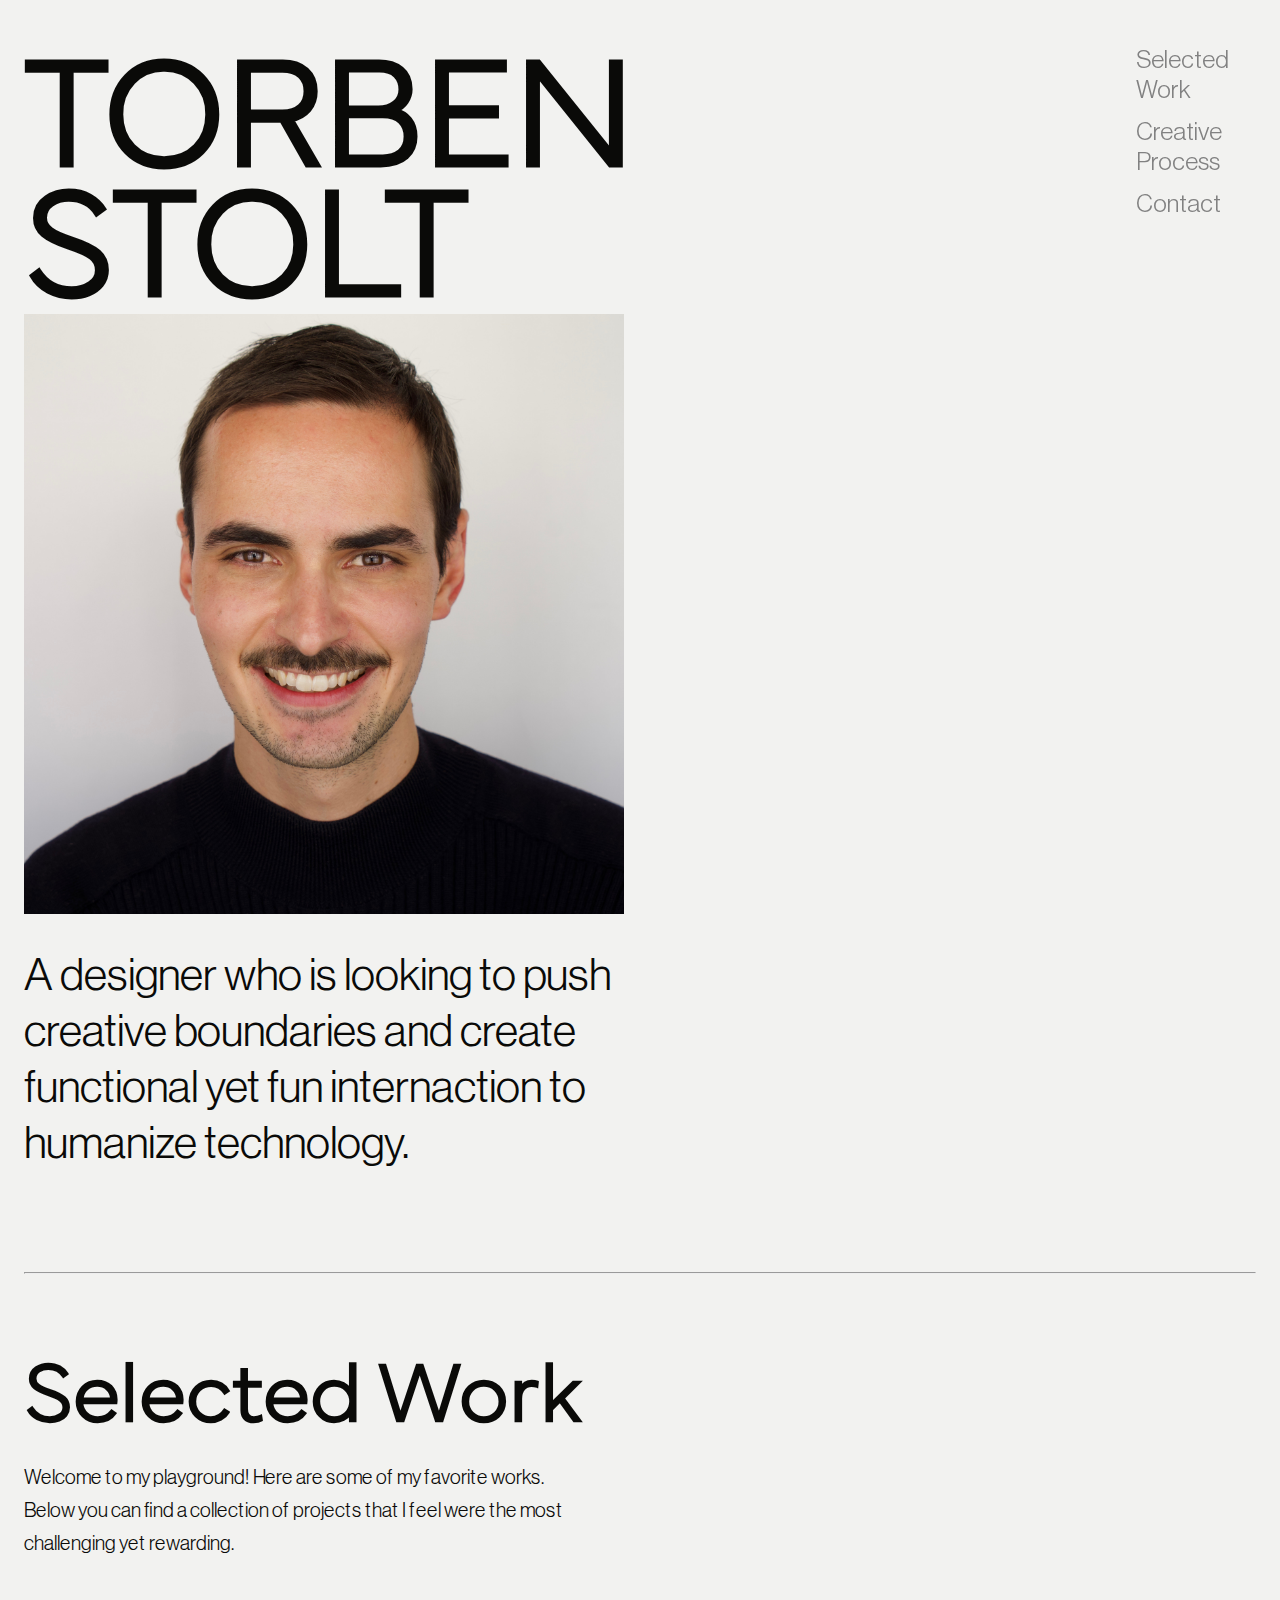
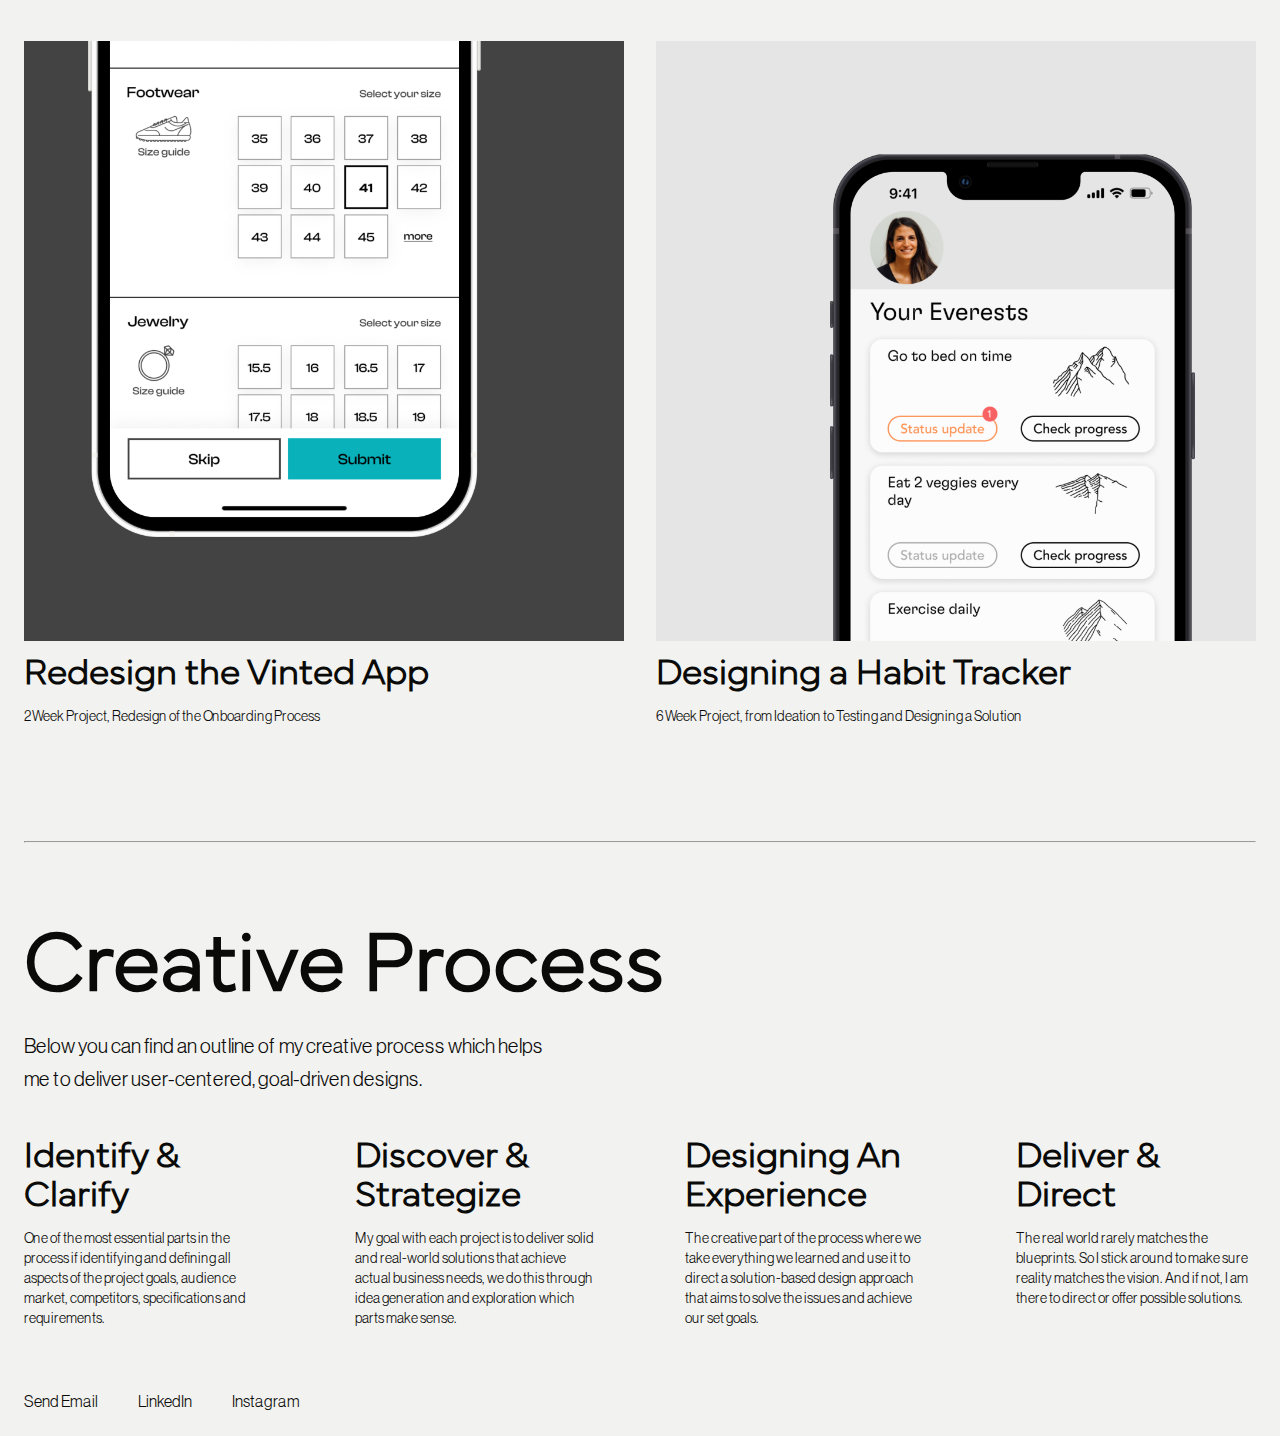
<file: index.html>
<!DOCTYPE html>
<html lang="en">
  <head>
    <meta charset="UTF-8" />
    <meta http-equiv="X-UA-Compatible" content="IE=edge" />
    <meta name="viewport" content="width=device-width, initial-scale=1.0" />
    <title>Torben Stolt Portfolio</title>
    <link rel="stylesheet" href="styles.css">
  </head>
  <body>
    <header id="header">
      <na class="navbar">
        <a href="#my-works">Selected Work</a>
        <a href="#creative-process">Creative Process</a>
        <a href="#contact">Contact</a>
      </nav>
    </header>
    <section id="my-background">
      <h1 id="top-header">TORBEN</h1>
      <h1 id="bottom-header">STOLT</h1>
      <img id="profile-pic"
        src="images/portfolio-pic.jpeg"
        alt="Torben Stolt profile picture"
      />
      <p id="primary-description">
        A designer who is looking to push creative boundaries and create functional yet fun internaction to humanize technology.
      </p>
    </section>
    <section id="my-works">
      <hr id="solid1">
      <div>
        <h2 class="secondary-title">Selected Work</h2>
        <p class="secondary-description">
          Welcome to my playground! Here are some of my favorite works. Below you can find a collection of projects that I feel
        were the most challenging yet rewarding.
        </p>
      </div>
      <ul class="card-container">
      <li id="section-left">
        <a href="project1.html">
        <img src="images/Project1.png" alt="Redesign Vinted App" id="pic-project1"/>
        </a>
        <h3>Redesign the Vinted App</h3>
        <p>2 Week Project, Redesign of the Onboarding Process</p>
      </li>
      <li id="section-right">
        <a href="project2.html">
        <img src="images/Project2.png" alt="Designing a Habit Tracker" id="pic-project2"/>
        </a>
        <h3>Designing a Habit Tracker</h3>
        <p>6 Week Project, from Ideation to Testing and Designing a Solution</p>
      </li>
    </ul>
    </section>
    <section id="creative-process">
      <hr id="solid2">
      <h2 class="secondary-title">Creative Process</h2>
      <p class="secondary-description">
        Below you can find an outline of my creative process which helps me to deliver
        user-centered, goal-driven designs.
      </p>
      <ul class="process-cards">
        <li class="process-card">
          <h3 class="header-creative-process">Identify & Clarify</h3>
          <p>
            One of the most essential parts in the process if identifying and defining all aspects
            of the project goals, audience market, competitors, specifications and requirements.
          </p>
        </li>
        <li class="process-card">
          <h3 class="header-creative-process">Discover & Strategize</h3>
          <p>
            My goal with each project is to deliver solid and real-world solutions that achieve
            actual business needs, we do this through idea generation and exploration which parts
            make sense.
          </p>
        </li>
        <li class="process-card">
          <h3 class="header-creative-process">Designing An Experience</h3>
          <p>
            The creative part of the process where we take everything we learned and use it to
            direct a solution-based design approach that aims to solve the issues and achieve our
            set goals.
          </p>
        </li>
        <li class="process-card">
          <h3 class="header-creative-process">Deliver & Direct</h3>
          <p>
            The real world rarely matches the blueprints. So I stick around to make sure reality matches the vision. And if not, I am there to direct or offer possible solutions.
          </p>
        </li>
      </ul>
    </section>
    <footer id="contact">
      <a href="mailto: torben.stolt@gmail.com">Send Email</sa>
      <a href="https://www.linkedin.com/in/torbenstolt/">LinkedIn</a>
      <a href="https://www.instagram.com/notorben/">Instagram</a>
    </footer>
  </body>
</html>
</file>
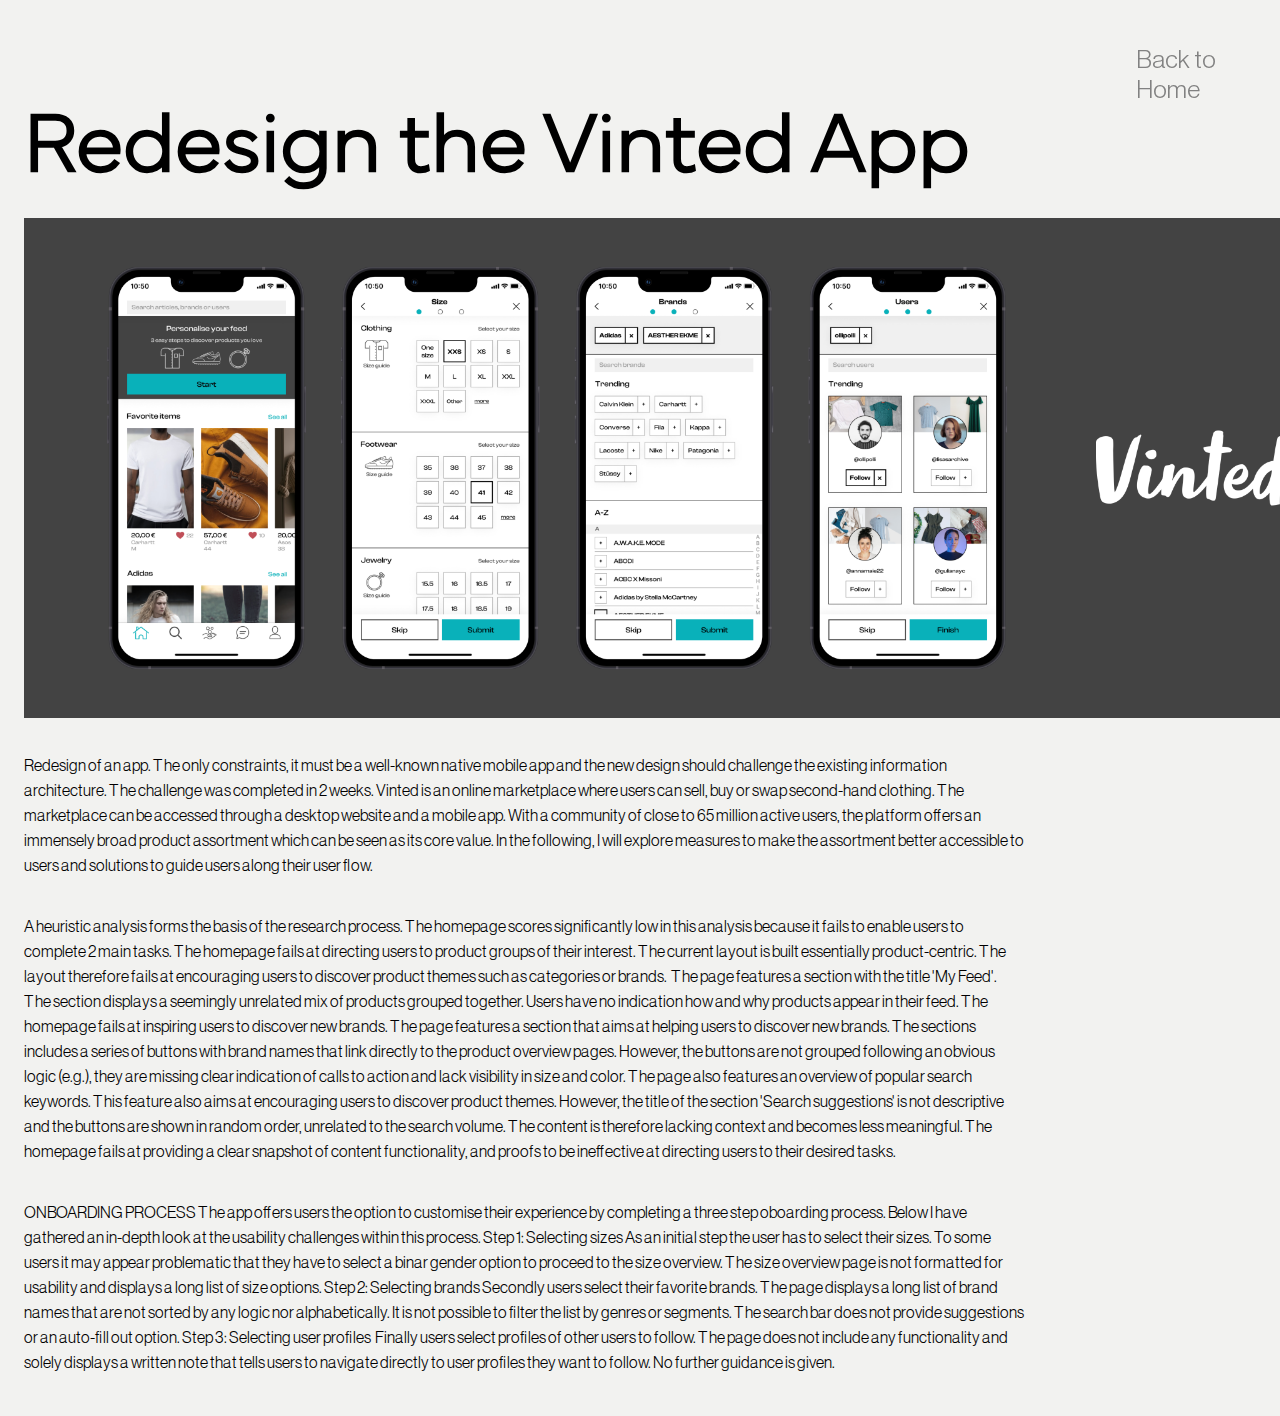
<file: project1.html>
<!DOCTYPE html>
<html lang="en">
<head>
    <meta charset="UTF-8">
    <meta http-equiv="X-UA-Compatible" content="IE=edge">
    <meta name="viewport" content="width=device-width, initial-scale=1.0">
    <title>Redesign the Vinted App</title>
    <link rel="stylesheet" href="styles.css">
</head>
<body>
    <header id="header">
        <na class="navbar">
          <a href="index.html">Back to Home</a>
        </nav>
      </header>
    <section>
        <h2>Redesign the Vinted App</h2>
        <img src="images/project1_header.png" alt="Redesign Vinted App" class="header-image-project"/>
        <p class="paragraphs">Redesign of an app. The only constraints, it must be a well-known native mobile app and the new design should challenge the existing information architecture. The challenge was completed in 2 weeks.
          Vinted is an online marketplace where users can sell, buy or swap second-hand clothing. The marketplace can be accessed through a desktop website and a mobile app. With a community of close to 65 million active users, the platform offers an immensely broad product assortment which can be seen as its core value.
          In the following, I will explore measures to make the assortment better accessible to users and solutions to guide users along their user flow.</p>
        <p class="paragraphs">A heuristic analysis forms the basis of the research process. The homepage scores significantly low in this analysis because it fails to enable users to complete 2 main tasks.
          The homepage fails at directing users to product groups of their interest.
          The current layout is built essentially product-centric. The layout therefore fails at encouraging users to discover product themes such as categories or brands. 
          The page features a section with the title 'My Feed'. The section displays a seemingly unrelated mix of products grouped together. Users have no indication how and why products appear in their feed.
          The homepage fails at inspiring users to discover new brands.
          The page features a section that aims at helping users to discover new brands. The sections includes a series of buttons with brand names that link directly to the product overview pages. However, the buttons are not grouped following an obvious logic (e.g.), they are missing clear indication of calls to action and lack visibility in size and color.
          The page also features an overview of popular search keywords. This feature also aims at encouraging users to discover product themes. However, the title of the section 'Search suggestions' is not descriptive and the buttons are shown in random order, unrelated to the search volume. The content is therefore lacking context and becomes less meaningful.
          The homepage fails at providing a clear snapshot of content functionality, and proofs to be ineffective at directing users to their desired tasks.</p>
          <p class="paragraphs">ONBOARDING PROCESS
            The app offers users the option to customise their experience by completing a three step oboarding process. Below I have gathered an in-depth look at the usability challenges within this process.
            Step 1: Selecting sizes
            As an initial step the user has to select their sizes. To some users it may appear problematic that they have to select a binar gender option to proceed to the size overview. The size overview page is not formatted for usability and displays a long list of size options.
            Step 2: Selecting brands
            Secondly users select their favorite brands. The page displays a long list of brand names that are not sorted by any logic nor alphabetically. It is not possible to filter the list by genres or segments. The search bar does not provide suggestions or an auto-fill out option.
            Step 3: Selecting user profiles 
            Finally users select profiles of other users to follow. The page does not include any functionality and solely displays a written note that tells users to navigate directly to user profiles they want to follow. No further guidance is given.</p>
    </section>
</body>
</html>
</file>
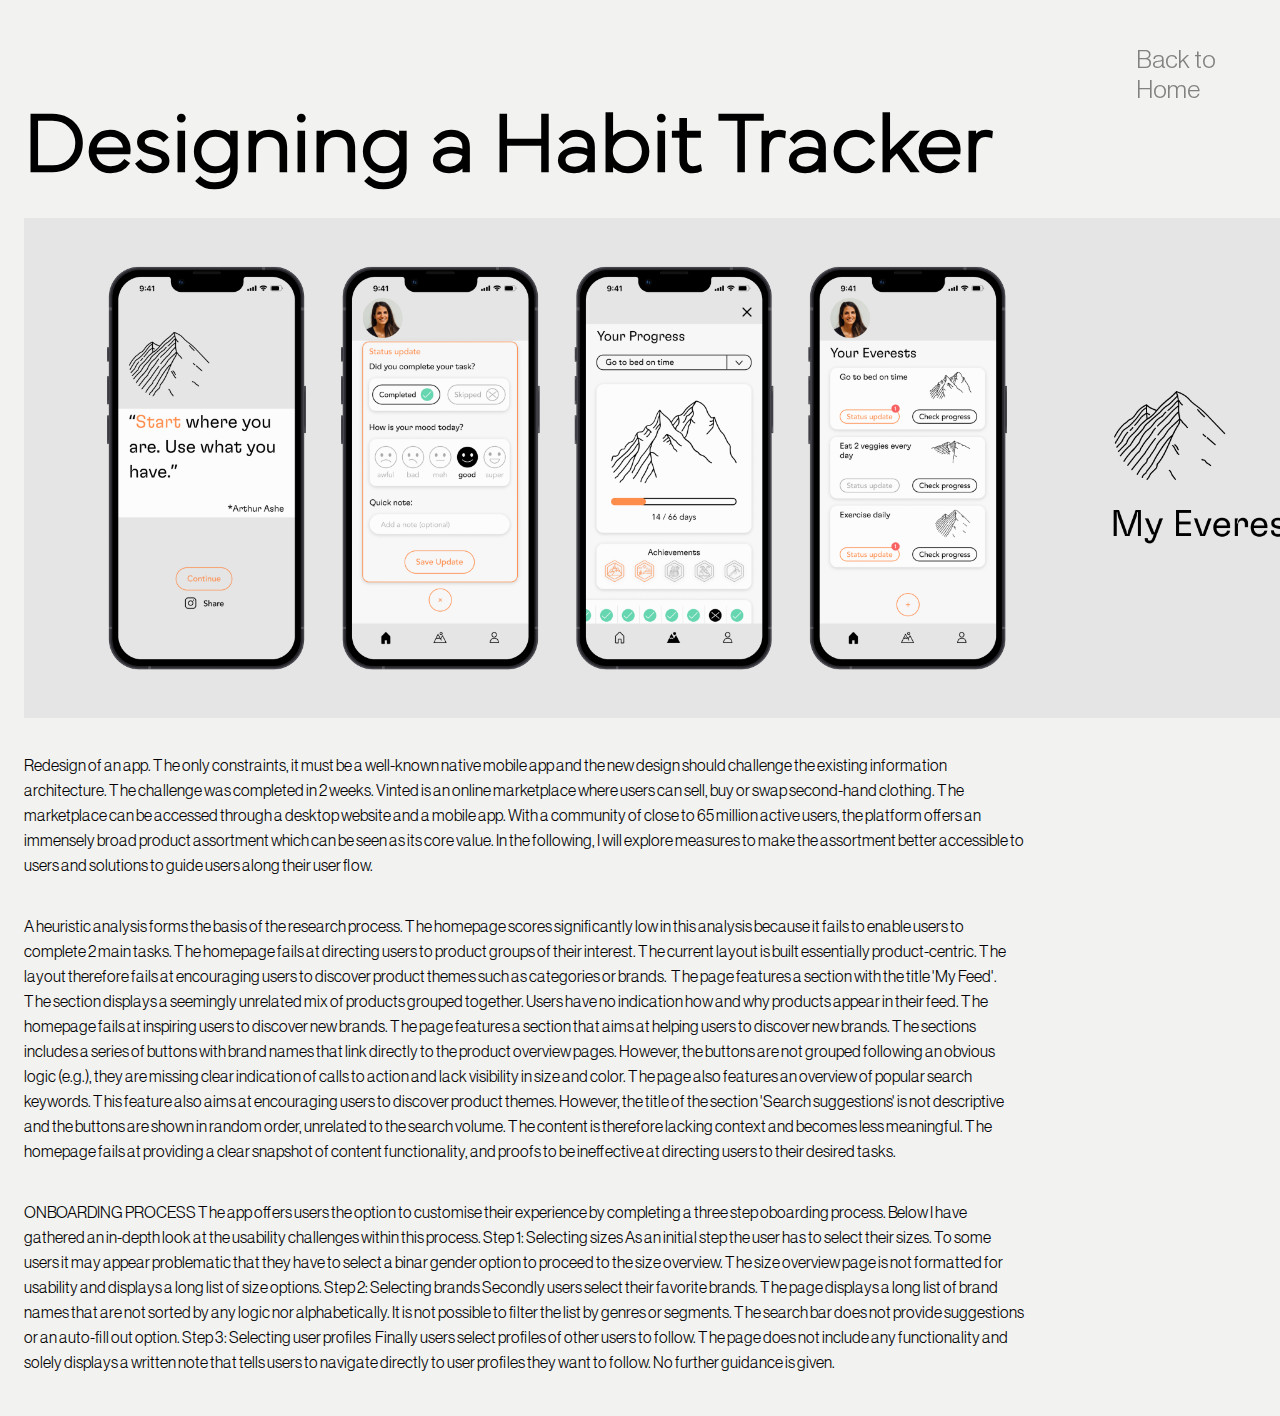
<file: project2.html>
<!DOCTYPE html>
<html lang="en">
<head>
    <meta charset="UTF-8">
    <meta http-equiv="X-UA-Compatible" content="IE=edge">
    <meta name="viewport" content="width=device-width, initial-scale=1.0">
    <title>Designing a Habit Tracker</title>
    <link rel="stylesheet" href="styles.css">
</head>
<body>
    <header id="header">
        <na class="navbar">
          <a href="index.html">Back to Home</a>
        </nav>
      </header>
    <section>
        <h2>Designing a Habit Tracker</h2>
        <img src="images/project2_header.png" alt="Designing a Habit Tracker" class="header-image-project"/>
        <p class="paragraphs">Redesign of an app. The only constraints, it must be a well-known native mobile app and the new design should challenge the existing information architecture. The challenge was completed in 2 weeks.
          Vinted is an online marketplace where users can sell, buy or swap second-hand clothing. The marketplace can be accessed through a desktop website and a mobile app. With a community of close to 65 million active users, the platform offers an immensely broad product assortment which can be seen as its core value.
          In the following, I will explore measures to make the assortment better accessible to users and solutions to guide users along their user flow.</p>
        <p class="paragraphs">A heuristic analysis forms the basis of the research process. The homepage scores significantly low in this analysis because it fails to enable users to complete 2 main tasks.
          The homepage fails at directing users to product groups of their interest.
          The current layout is built essentially product-centric. The layout therefore fails at encouraging users to discover product themes such as categories or brands. 
          The page features a section with the title 'My Feed'. The section displays a seemingly unrelated mix of products grouped together. Users have no indication how and why products appear in their feed.
          The homepage fails at inspiring users to discover new brands.
          The page features a section that aims at helping users to discover new brands. The sections includes a series of buttons with brand names that link directly to the product overview pages. However, the buttons are not grouped following an obvious logic (e.g.), they are missing clear indication of calls to action and lack visibility in size and color.
          The page also features an overview of popular search keywords. This feature also aims at encouraging users to discover product themes. However, the title of the section 'Search suggestions' is not descriptive and the buttons are shown in random order, unrelated to the search volume. The content is therefore lacking context and becomes less meaningful.
          The homepage fails at providing a clear snapshot of content functionality, and proofs to be ineffective at directing users to their desired tasks.</p>
          <p class="paragraphs">ONBOARDING PROCESS
            The app offers users the option to customise their experience by completing a three step oboarding process. Below I have gathered an in-depth look at the usability challenges within this process.
            Step 1: Selecting sizes
            As an initial step the user has to select their sizes. To some users it may appear problematic that they have to select a binar gender option to proceed to the size overview. The size overview page is not formatted for usability and displays a long list of size options.
            Step 2: Selecting brands
            Secondly users select their favorite brands. The page displays a long list of brand names that are not sorted by any logic nor alphabetically. It is not possible to filter the list by genres or segments. The search bar does not provide suggestions or an auto-fill out option.
            Step 3: Selecting user profiles 
            Finally users select profiles of other users to follow. The page does not include any functionality and solely displays a written note that tells users to navigate directly to user profiles they want to follow. No further guidance is given.</p>
    </section>
</body>
</html>
</file>
<file: styles.css>
@font-face { font-family: mundial; src: url('fonts/MundialThin.otf'); } 
@font-face { font-family: neue-haas-display; src: url('fonts/NeueHaasDisplay-Light.ttf'); } 

.navbar {
    height: 100%;
    width: 160px;
    position: fixed;
    z-index: 1;
    top: 0;
    right: 0;
    overflow-x: hidden;
    padding-top: 40px;
}
  
.navbar a {
    font-family: neue-haas-display, sans-serif; 
    padding: 6px 8px 6px 16px;
    text-decoration: none;
    font-size: 25px;
    color: #818181;
    display: block;
}

.navbar a:hover {
    color: #0A0A08;
}

body{
    background: #F2F2F0;
    margin: 0px;
    padding: 24px;
}

#top-header{
    color: #0A0A08;
    font-family: mundial, sans-serif;
    font-size: 155px;
    line-height: 130px;
    margin-block-end: 0px;
    margin-block-start: 30px;
    margin-inline-end: 0px;
    margin-inline-start: 0px;
}

#bottom-header{
    color: #0A0A08;
    font-family: mundial, sans-serif;
    font-size: 155px;
    line-height: 130px;
    margin-block-end: 0px;
    margin-block-start: 0px;
    margin-inline-end: 0px;
    margin-inline-start: 0px;
}

#primary-description{
    box-sizing: border-box;
    color: #0A0A08;
    font-family: neue-haas-display, sans-serif;
    font-size: 45px;
    line-height: 56px;
    margin-block-end: 100px;
    margin-block-start: 30px;
    margin-inline-end: 0px;
    margin-inline-start: 0px;
    width: 650px;
}

h2{
    font-family: mundial, sans-serif;
    font-size: 84px;
    margin-block-end: 0px;
    margin-block-start: 80px;
    margin-inline-end: 0px;
    margin-inline-start: 0px;
}

.secondary-description{
    font-family: neue-haas-display, sans-serif; 
    font-size: 20px;
    line-height: 33px;
    margin-block-end: 0px;
    margin-block-start: 24px;
    margin-inline-end: 0px;
    margin-inline-start: 0px;
    margin-top: 24px;
    max-width: 540px;
}

h3{
    font-family: mundial, sans-serif; 
    font-size: 36px;
    line-height: 39px;
    margin-block-end: 4px;
    margin-block-start: 8px;
    margin-inline-end: 4px;
    margin-inline-start: 0px;
    margin-top: 8px;
}

p{
    font-family: neue-haas-display, sans-serif; 
    font-size: 14px;
}

#profile-pic{
    width: 600px;
    height: 600px;
}

#pic-project1{
    width: 600px;
    height: 600px;
    margin-block-start: 80px;
}

.header-image-project{
    width: 1375px;
    height: 500px;
    margin-block-start: 30px;
    display: flex;
    align-items: center;
    justify-content: space-between;
}

#pic-project2{
    width: 600px;
    height: 600px;
    margin-block-start: 80px;
}

#my-background{
    color: #0A0A08;
}

#my-works{
    color: #0A0A08;
}

#creative-process{
    color: #0A0A08;
}

#contact a{
    color: #0A0A08;
}

@media all and (max-width:820px) {
    #top-header{
        font-size: 80px;
    line-height: 70px;
    margin-block-end: 0px;
    margin-block-start: 30px;
    margin-inline-end: 0px;
    margin-inline-start: 0px;
    }

    #bottom-header{
        font-size: 80px;
        line-height: 70px;
        margin-block-end: 0px;
        margin-block-start: 0px;
        margin-inline-end: 0px;
        margin-inline-start: 0px;
    }

    #profile-pic{
        width: 350px;
        height: 350px;
    }
}

#solid1 {
    margin-top: 100px;
}

#solid2 {
    margin-top: 100px;
}

ul{
    list-style-type: none;
    line-height: 20px;
}

.header-creative-process{
    margin-block-start: 40px;
}

#contact{
    font-family: neue-haas-display, sans-serif; 
    color: #0A0A08;
    display: flex;
    justify-content: flex-start;
    text-align: right;
}

#contact a{
    text-decoration: none;
    margin-inline-end: 40px;
    margin-block-start: 50px;
}

.card-container{
    display: flex;
    justify-content: space-between;
    flex-wrap: wrap;
    margin: 0; 
    padding: 0;
}

.process-cards{
    display: flex;
    justify-content: space-between;
    align-content: flex-start;
    margin-inline-end: 240px;
    text-decoration: none;
    flex-wrap: wrap;
    margin: 0; 
    padding: 0;
}

.process-card{
    max-width: 240px;
}

.paragraphs{
    line-height: 25px;
    max-width: 1000px;
    font-size: 16px;
    margin-block-start: 36px;
}

#contact a:hover{
    color: #FE4C30;
}
</file>
